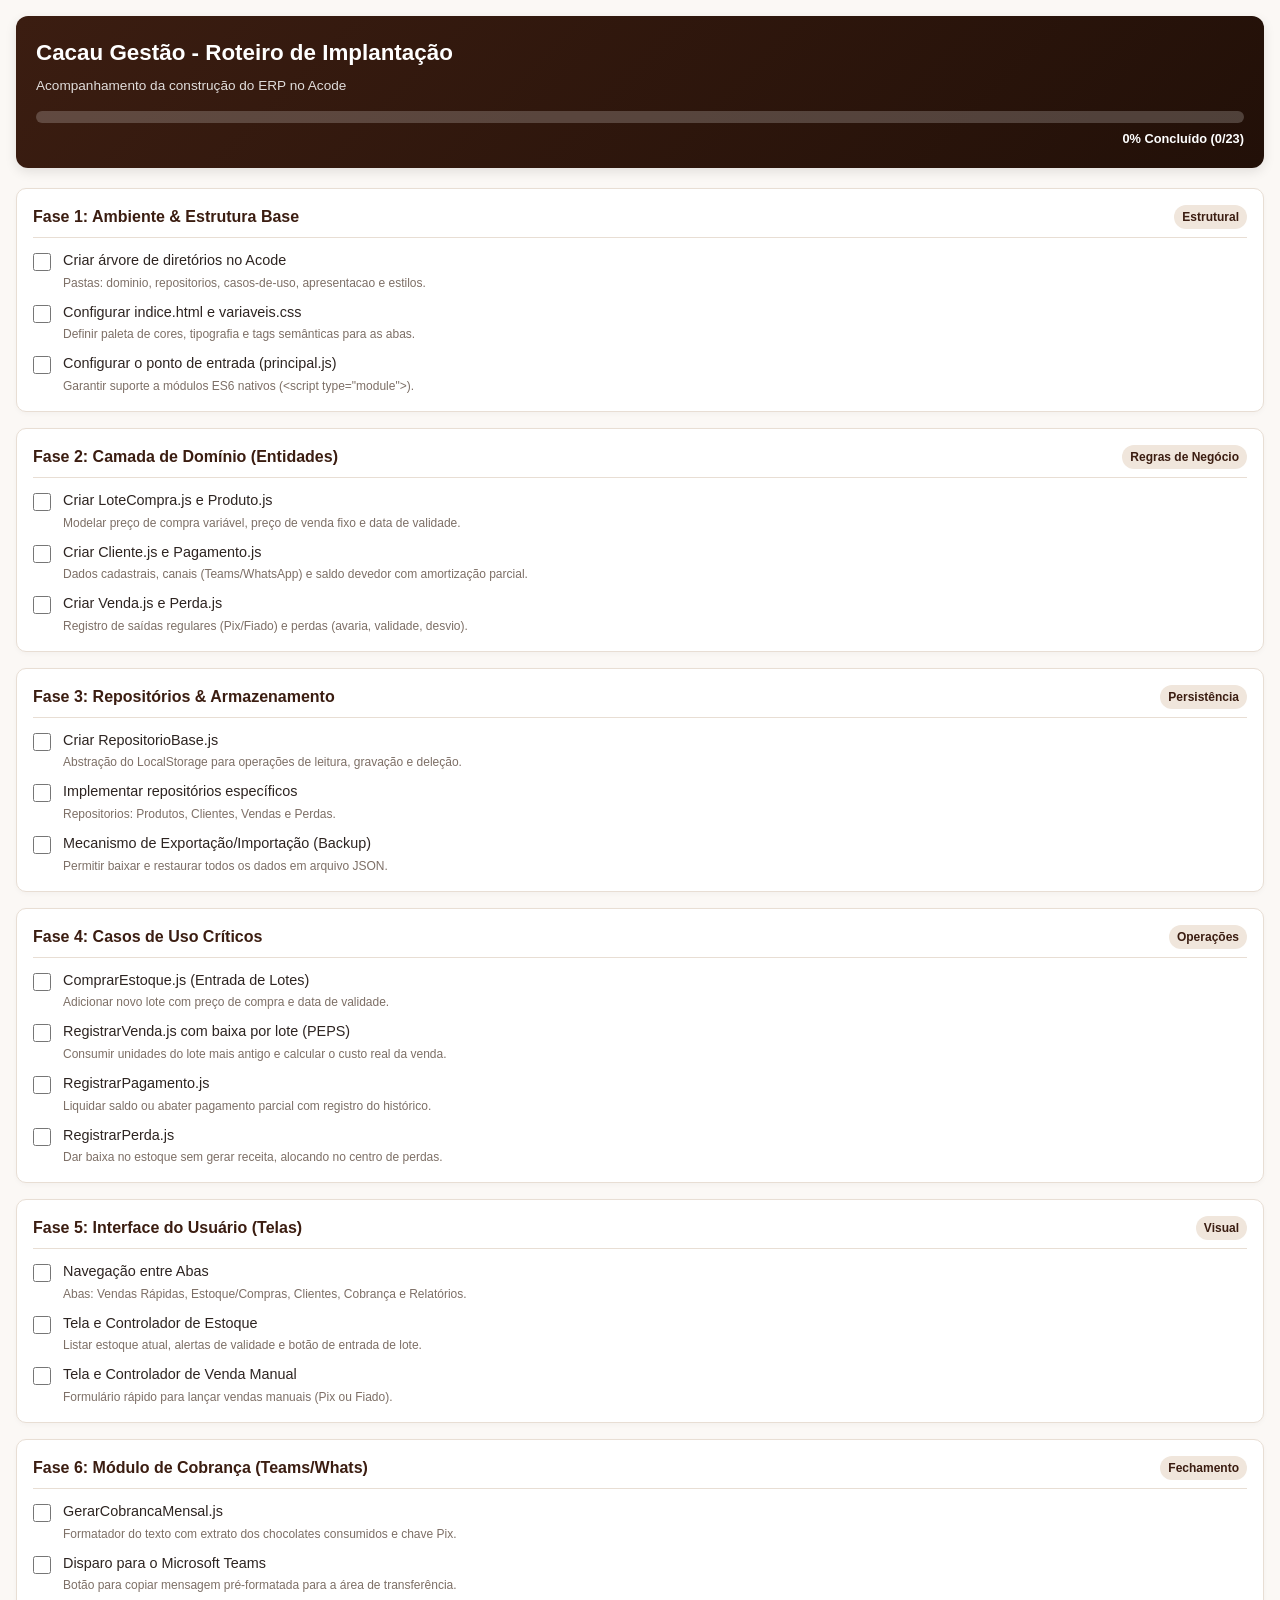
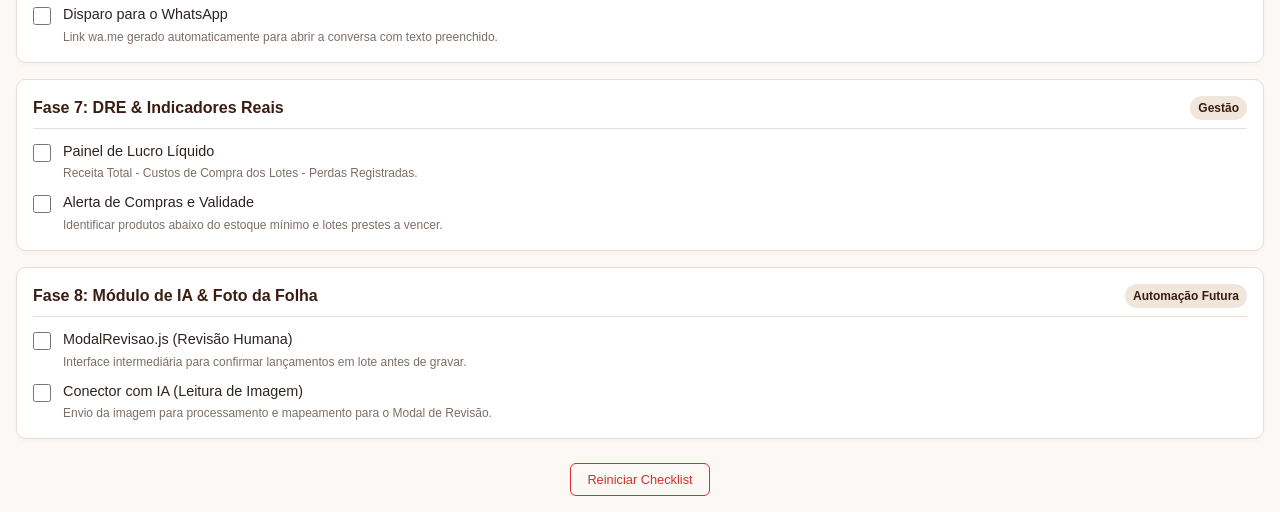
<file: checklist.html>
<!DOCTYPE html>
<html lang="pt-BR">
<head>
    <meta charset="UTF-8">
    <meta name="viewport" content="width=device-width, initial-scale=1.0">
    <title>Plano de Implantação - Cacau Gestão</title>
    <style>
        :root {
            --cor-primaria: #3b1d11;      /* Tom de chocolate amargo */
            --cor-secundaria: #c88a35;    /* Caramelo / Dourado */
            --cor-fundo: #fbf8f5;         /* Creme suave */
            --cor-card: #ffffff;
            --cor-texto: #2d2421;
            --cor-borda: #e8ded4;
            --cor-sucesso: #27ae60;
        }

        * {
            box-sizing: border-box;
            margin: 0;
            padding: 0;
            font-family: -apple-system, BlinkMacSystemFont, "Segoe UI", Roboto, Helvetica, Arial, sans-serif;
        }

        body {
            background-color: var(--cor-fundo);
            color: var(--cor-texto);
            padding: 16px;
            line-height: 1.5;
        }

        header {
            background: linear-gradient(135deg, var(--cor-primaria), #221008);
            color: #fff;
            padding: 20px;
            border-radius: 12px;
            margin-bottom: 20px;
            box-shadow: 0 4px 12px rgba(0,0,0,0.1);
        }

        h1 { font-size: 1.4rem; margin-bottom: 6px; }
        p.subtitulo { font-size: 0.85rem; opacity: 0.85; margin-bottom: 15px; }

        .barra-progresso-container {
            background-color: rgba(255, 255, 255, 0.2);
            height: 12px;
            border-radius: 6px;
            overflow: hidden;
            margin-bottom: 6px;
        }

        .barra-progresso-preenchimento {
            background-color: var(--cor-secundaria);
            height: 100%;
            width: 0%;
            transition: width 0.3s ease;
        }

        .status-progresso {
            font-size: 0.8rem;
            text-align: right;
            font-weight: bold;
        }

        .fase {
            background-color: var(--cor-card);
            border: 1px solid var(--cor-borda);
            border-radius: 10px;
            margin-bottom: 16px;
            padding: 16px;
            box-shadow: 0 2px 5px rgba(0,0,0,0.03);
        }

        .fase-cabecalho {
            display: flex;
            align-items: center;
            justify-content: space-between;
            margin-bottom: 12px;
            border-bottom: 1px solid var(--cor-borda);
            padding-bottom: 8px;
        }

        .fase-titulo {
            font-size: 1rem;
            color: var(--cor-primaria);
            font-weight: 700;
        }

        .tag-fase {
            background-color: #f0e6dc;
            color: var(--cor-primaria);
            padding: 3px 8px;
            border-radius: 12px;
            font-size: 0.75rem;
            font-weight: 600;
        }

        .lista-tarefas {
            list-style: none;
        }

        .item-tarefa {
            display: flex;
            align-items: flex-start;
            margin-bottom: 10px;
            font-size: 0.9rem;
        }

        .item-tarefa:last-child {
            margin-bottom: 0;
        }

        .item-tarefa input[type="checkbox"] {
            margin-right: 12px;
            margin-top: 3px;
            width: 18px;
            height: 18px;
            accent-color: var(--cor-secundaria);
        }

        .item-tarefa label {
            cursor: pointer;
            flex: 1;
        }

        .item-tarefa.concluido label {
            text-decoration: line-through;
            color: #8c827a;
        }

        .detalhes-tecnicos {
            display: block;
            font-size: 0.75rem;
            color: #7d6f66;
            margin-top: 2px;
        }

        .rodape-botoes {
            margin-top: 24px;
            text-align: center;
        }

        .btn-limpar {
            background: none;
            border: 1px solid #d32f2f;
            color: #d32f2f;
            padding: 8px 16px;
            border-radius: 6px;
            font-size: 0.8rem;
            cursor: pointer;
        }
    </style>
</head>
<body>

    <header>
        <h1>Cacau Gestão - Roteiro de Implantação</h1>
        <p class="subtitulo">Acompanhamento da construção do ERP no Acode</p>
        
        <div class="barra-progresso-container">
            <div id="progressoPreenchimento" class="barra-progresso-preenchimento"></div>
        </div>
        <div id="statusTexto" class="status-progresso">0% Concluído</div>
    </header>

    <main id="conteudoChecklist">

        <!-- FASE 1 -->
        <section class="fase">
            <div class="fase-cabecalho">
                <span class="fase-titulo">Fase 1: Ambiente & Estrutura Base</span>
                <span class="tag-fase">Estrutural</span>
            </div>
            <ul class="lista-tarefas">
                <li class="item-tarefa">
                    <input type="checkbox" id="f1_1" onchange="atualizarProgresso()">
                    <label for="f1_1">Criar árvore de diretórios no Acode
                        <span class="detalhes-tecnicos">Pastas: dominio, repositorios, casos-de-uso, apresentacao e estilos.</span>
                    </label>
                </li>
                <li class="item-tarefa">
                    <input type="checkbox" id="f1_2" onchange="atualizarProgresso()">
                    <label for="f1_2">Configurar indice.html e variaveis.css
                        <span class="detalhes-tecnicos">Definir paleta de cores, tipografia e tags semânticas para as abas.</span>
                    </label>
                </li>
                <li class="item-tarefa">
                    <input type="checkbox" id="f1_3" onchange="atualizarProgresso()">
                    <label for="f1_3">Configurar o ponto de entrada (principal.js)
                        <span class="detalhes-tecnicos">Garantir suporte a módulos ES6 nativos (&lt;script type="module"&gt;).</span>
                    </label>
                </li>
            </ul>
        </section>

        <!-- FASE 2 -->
        <section class="fase">
            <div class="fase-cabecalho">
                <span class="fase-titulo">Fase 2: Camada de Domínio (Entidades)</span>
                <span class="tag-fase">Regras de Negócio</span>
            </div>
            <ul class="lista-tarefas">
                <li class="item-tarefa">
                    <input type="checkbox" id="f2_1" onchange="atualizarProgresso()">
                    <label for="f2_1">Criar LoteCompra.js e Produto.js
                        <span class="detalhes-tecnicos">Modelar preço de compra variável, preço de venda fixo e data de validade.</span>
                    </label>
                </li>
                <li class="item-tarefa">
                    <input type="checkbox" id="f2_2" onchange="atualizarProgresso()">
                    <label for="f2_2">Criar Cliente.js e Pagamento.js
                        <span class="detalhes-tecnicos">Dados cadastrais, canais (Teams/WhatsApp) e saldo devedor com amortização parcial.</span>
                    </label>
                </li>
                <li class="item-tarefa">
                    <input type="checkbox" id="f2_3" onchange="atualizarProgresso()">
                    <label for="f2_3">Criar Venda.js e Perda.js
                        <span class="detalhes-tecnicos">Registro de saídas regulares (Pix/Fiado) e perdas (avaria, validade, desvio).</span>
                    </label>
                </li>
            </ul>
        </section>

        <!-- FASE 3 -->
        <section class="fase">
            <div class="fase-cabecalho">
                <span class="fase-titulo">Fase 3: Repositórios & Armazenamento</span>
                <span class="tag-fase">Persistência</span>
            </div>
            <ul class="lista-tarefas">
                <li class="item-tarefa">
                    <input type="checkbox" id="f3_1" onchange="atualizarProgresso()">
                    <label for="f3_1">Criar RepositorioBase.js
                        <span class="detalhes-tecnicos">Abstração do LocalStorage para operações de leitura, gravação e deleção.</span>
                    </label>
                </li>
                <li class="item-tarefa">
                    <input type="checkbox" id="f3_2" onchange="atualizarProgresso()">
                    <label for="f3_2">Implementar repositórios específicos
                        <span class="detalhes-tecnicos">Repositorios: Produtos, Clientes, Vendas e Perdas.</span>
                    </label>
                </li>
                <li class="item-tarefa">
                    <input type="checkbox" id="f3_3" onchange="atualizarProgresso()">
                    <label for="f3_3">Mecanismo de Exportação/Importação (Backup)
                        <span class="detalhes-tecnicos">Permitir baixar e restaurar todos os dados em arquivo JSON.</span>
                    </label>
                </li>
            </ul>
        </section>

        <!-- FASE 4 -->
        <section class="fase">
            <div class="fase-cabecalho">
                <span class="fase-titulo">Fase 4: Casos de Uso Críticos</span>
                <span class="tag-fase">Operações</span>
            </div>
            <ul class="lista-tarefas">
                <li class="item-tarefa">
                    <input type="checkbox" id="f4_1" onchange="atualizarProgresso()">
                    <label for="f4_1">ComprarEstoque.js (Entrada de Lotes)
                        <span class="detalhes-tecnicos">Adicionar novo lote com preço de compra e data de validade.</span>
                    </label>
                </li>
                <li class="item-tarefa">
                    <input type="checkbox" id="f4_2" onchange="atualizarProgresso()">
                    <label for="f4_2">RegistrarVenda.js com baixa por lote (PEPS)
                        <span class="detalhes-tecnicos">Consumir unidades do lote mais antigo e calcular o custo real da venda.</span>
                    </label>
                </li>
                <li class="item-tarefa">
                    <input type="checkbox" id="f4_3" onchange="atualizarProgresso()">
                    <label for="f4_3">RegistrarPagamento.js
                        <span class="detalhes-tecnicos">Liquidar saldo ou abater pagamento parcial com registro do histórico.</span>
                    </label>
                </li>
                <li class="item-tarefa">
                    <input type="checkbox" id="f4_4" onchange="atualizarProgresso()">
                    <label for="f4_4">RegistrarPerda.js
                        <span class="detalhes-tecnicos">Dar baixa no estoque sem gerar receita, alocando no centro de perdas.</span>
                    </label>
                </li>
            </ul>
        </section>

        <!-- FASE 5 -->
        <section class="fase">
            <div class="fase-cabecalho">
                <span class="fase-titulo">Fase 5: Interface do Usuário (Telas)</span>
                <span class="tag-fase">Visual</span>
            </div>
            <ul class="lista-tarefas">
                <li class="item-tarefa">
                    <input type="checkbox" id="f5_1" onchange="atualizarProgresso()">
                    <label for="f5_1">Navegação entre Abas
                        <span class="detalhes-tecnicos">Abas: Vendas Rápidas, Estoque/Compras, Clientes, Cobrança e Relatórios.</span>
                    </label>
                </li>
                <li class="item-tarefa">
                    <input type="checkbox" id="f5_2" onchange="atualizarProgresso()">
                    <label for="f5_2">Tela e Controlador de Estoque
                        <span class="detalhes-tecnicos">Listar estoque atual, alertas de validade e botão de entrada de lote.</span>
                    </label>
                </li>
                <li class="item-tarefa">
                    <input type="checkbox" id="f5_3" onchange="atualizarProgresso()">
                    <label for="f5_3">Tela e Controlador de Venda Manual
                        <span class="detalhes-tecnicos">Formulário rápido para lançar vendas manuais (Pix ou Fiado).</span>
                    </label>
                </li>
            </ul>
        </section>

        <!-- FASE 6 -->
        <section class="fase">
            <div class="fase-cabecalho">
                <span class="fase-titulo">Fase 6: Módulo de Cobrança (Teams/Whats)</span>
                <span class="tag-fase">Fechamento</span>
            </div>
            <ul class="lista-tarefas">
                <li class="item-tarefa">
                    <input type="checkbox" id="f6_1" onchange="atualizarProgresso()">
                    <label for="f6_1">GerarCobrancaMensal.js
                        <span class="detalhes-tecnicos">Formatador do texto com extrato dos chocolates consumidos e chave Pix.</span>
                    </label>
                </li>
                <li class="item-tarefa">
                    <input type="checkbox" id="f6_2" onchange="atualizarProgresso()">
                    <label for="f6_2">Disparo para o Microsoft Teams
                        <span class="detalhes-tecnicos">Botão para copiar mensagem pré-formatada para a área de transferência.</span>
                    </label>
                </li>
                <li class="item-tarefa">
                    <input type="checkbox" id="f6_3" onchange="atualizarProgresso()">
                    <label for="f6_3">Disparo para o WhatsApp
                        <span class="detalhes-tecnicos">Link wa.me gerado automaticamente para abrir a conversa com texto preenchido.</span>
                    </label>
                </li>
            </ul>
        </section>

        <!-- FASE 7 -->
        <section class="fase">
            <div class="fase-cabecalho">
                <span class="fase-titulo">Fase 7: DRE & Indicadores Reais</span>
                <span class="tag-fase">Gestão</span>
            </div>
            <ul class="lista-tarefas">
                <li class="item-tarefa">
                    <input type="checkbox" id="f7_1" onchange="atualizarProgresso()">
                    <label for="f7_1">Painel de Lucro Líquido
                        <span class="detalhes-tecnicos">Receita Total - Custos de Compra dos Lotes - Perdas Registradas.</span>
                    </label>
                </li>
                <li class="item-tarefa">
                    <input type="checkbox" id="f7_2" onchange="atualizarProgresso()">
                    <label for="f7_2">Alerta de Compras e Validade
                        <span class="detalhes-tecnicos">Identificar produtos abaixo do estoque mínimo e lotes prestes a vencer.</span>
                    </label>
                </li>
            </ul>
        </section>

        <!-- FASE 8 -->
        <section class="fase">
            <div class="fase-cabecalho">
                <span class="fase-titulo">Fase 8: Módulo de IA & Foto da Folha</span>
                <span class="tag-fase">Automação Futura</span>
            </div>
            <ul class="lista-tarefas">
                <li class="item-tarefa">
                    <input type="checkbox" id="f8_1" onchange="atualizarProgresso()">
                    <label for="f8_1">ModalRevisao.js (Revisão Humana)
                        <span class="detalhes-tecnicos">Interface intermediária para confirmar lançamentos em lote antes de gravar.</span>
                    </label>
                </li>
                <li class="item-tarefa">
                    <input type="checkbox" id="f8_2" onchange="atualizarProgresso()">
                    <label for="f8_2">Conector com IA (Leitura de Imagem)
                        <span class="detalhes-tecnicos">Envio da imagem para processamento e mapeamento para o Modal de Revisão.</span>
                    </label>
                </li>
            </ul>
        </section>

    </main>

    <div class="rodape-botoes">
        <button class="btn-limpar" onclick="limparProgresso()">Reiniciar Checklist</button>
    </div>

    <script>
        const CHAVE_STORAGE = 'cacau_gestao_checklist_progresso';

        function carregarProgresso() {
            const estadoSalvo = JSON.parse(localStorage.getItem(CHAVE_STORAGE)) || {};
            const checkboxes = document.querySelectorAll('input[type="checkbox"]');
            
            checkboxes.forEach(cb => {
                if (estadoSalvo[cb.id]) {
                    cb.checked = true;
                    cb.closest('.item-tarefa').classList.add('concluido');
                }
            });
            calcularEstatisticas();
        }

        function atualizarProgresso() {
            const checkboxes = document.querySelectorAll('input[type="checkbox"]');
            const estado = {};

            checkboxes.forEach(cb => {
                estado[cb.id] = cb.checked;
                const container = cb.closest('.item-tarefa');
                if (cb.checked) {
                    container.classList.add('concluido');
                } else {
                    container.classList.remove('concluido');
                }
            });

            localStorage.setItem(CHAVE_STORAGE, JSON.stringify(estado));
            calcularEstatisticas();
        }

        function calcularEstatisticas() {
            const checkboxes = document.querySelectorAll('input[type="checkbox"]');
            const total = checkboxes.length;
            const marcados = document.querySelectorAll('input[type="checkbox"]:checked').length;
            
            const porcentagem = Math.round((marcados / total) * 100);

            document.getElementById('progressoPreenchimento').style.width = porcentagem + '%';
            document.getElementById('statusTexto').innerText = `${porcentagem}% Concluído (${marcados}/${total})`;
        }

        function limparProgresso() {
            if (confirm("Tem certeza que deseja desmarcar todas as etapas do checklist?")) {
                localStorage.removeItem(CHAVE_STORAGE);
                document.querySelectorAll('input[type="checkbox"]').forEach(cb => {
                    cb.checked = false;
                    cb.closest('.item-tarefa').classList.remove('concluido');
                });
                calcularEstatisticas();
            }
        }

        window.onload = carregarProgresso;
    </script>
</body>
</html>
</file>
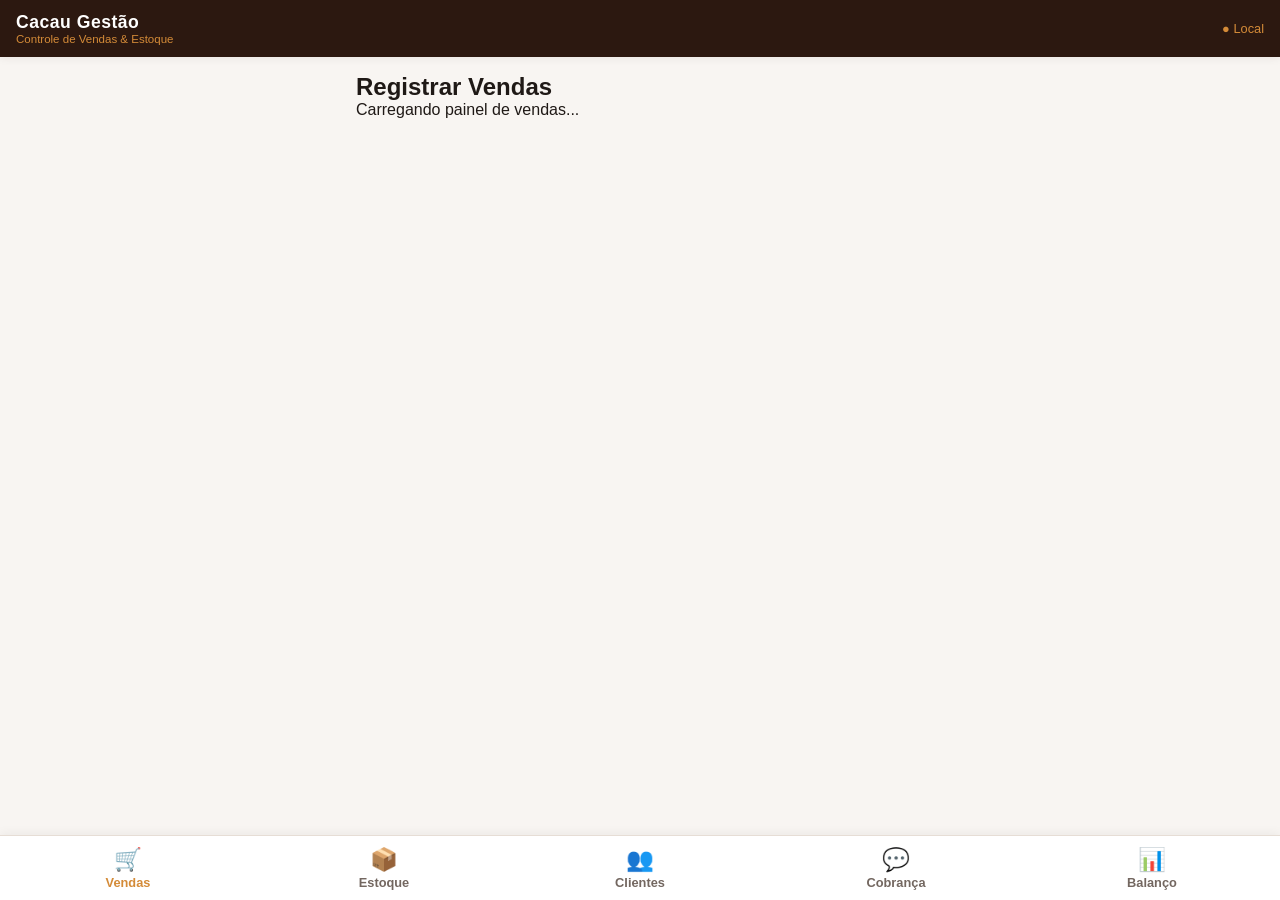
<file: indice.html>
<!DOCTYPE html>
<html lang="pt-BR">
<head>
    <meta charset="UTF-8">
    <meta name="viewport" content="width=device-width, initial-scale=1.0, user-scalable=no">
    <title>Cacau Gestão</title>
    
    <!-- Folhas de Estilo -->
    <link rel="stylesheet" href="estilos/variaveis.css">
    <link rel="stylesheet" href="estilos/estrutura.css">
    <link rel="stylesheet" href="estilos/componentes.css">
</head>
<body>

    <!-- Topo da Aplicação -->
    <header class="cabecalho-principal">
        <div>
            <h1 class="cabecalho-titulo">Cacau Gestão</h1>
            <span class="cabecalho-subtitulo">Controle de Vendas & Estoque</span>
        </div>
        <div id="indicador-conexao" style="font-size: 0.8rem; color: var(--cor-secundaria);">● Local</div>
    </header>

    <!-- Conteúdo Dinâmico por Aba -->
    <main class="conteudo-aplicacao">
        
        <!-- Aba 1: Vendas Rápidas -->
        <section id="aba-vendas" class="secao-aba ativa">
            <h2>Registrar Vendas</h2>
            <div id="conteudo-vendas">Carregando painel de vendas...</div>
        </section>

        <!-- Aba 2: Estoque e Lotes -->
        <section id="aba-estoque" class="secao-aba">
            <h2>Estoque e Compras</h2>
            <div id="conteudo-estoque">Carregando controle de estoque...</div>
        </section>

        <!-- Aba 3: Clientes & Fiado -->
        <section id="aba-clientes" class="secao-aba">
            <h2>Clientes e Débitos</h2>
            <div id="conteudo-clientes">Carregando carteira de clientes...</div>
        </section>

        <!-- Aba 4: Cobrança Teams/Whats -->
        <section id="aba-cobranca" class="secao-aba">
            <h2>Cobrança do Mês</h2>
            <div id="conteudo-cobranca">Carregando mensagens de cobrança...</div>
        </section>

        <!-- Aba 5: Relatórios & Perdas -->
        <section id="aba-relatorios" class="secao-aba">
            <h2>Balanço e Perdas</h2>
            <div id="conteudo-relatorios">Carregando balanço financeiro...</div>
        </section>

    </main>

    <!-- Barra Inferior de Navegação -->
    <nav class="barra-navegacao">
        <button class="botao-aba ativa" data-aba="aba-vendas">
            <span class="icone-aba">🛒</span>
            <span>Vendas</span>
        </button>
        <button class="botao-aba" data-aba="aba-estoque">
            <span class="icone-aba">📦</span>
            <span>Estoque</span>
        </button>
        <button class="botao-aba" data-aba="aba-clientes">
            <span class="icone-aba">👥</span>
            <span>Clientes</span>
        </button>
        <button class="botao-aba" data-aba="aba-cobranca">
            <span class="icone-aba">💬</span>
            <span>Cobrança</span>
        </button>
        <button class="botao-aba" data-aba="aba-relatorios">
            <span class="icone-aba">📊</span>
            <span>Balanço</span>
        </button>
    </nav>

    <!-- Módulo Principal da Aplicação -->
    <script type="module" src="codigo/principal.js"></script>
</body>
</html>
</file>
<file: estilos/variaveis.css>
:root {
    /* Cores Institucionais / Tema Cacau */
    --cor-primaria: #2C1810;          /* Cacau Intenso / Marrom Escuro */
    --cor-primaria-leve: #4A2C20;     /* Marrom Médio */
    --cor-secundaria: #D48B38;        /* Caramelo / Dourado Cacau Show */
    --cor-secundaria-leve: #F3E5D8;   /* Fundo suave caramelo */

    /* Superfícies e Textos */
    --cor-fundo: #F8F5F2;             /* Off-white quente */
    --cor-superficie: #FFFFFF;        /* Branco puro (Cards e Modais) */
    --cor-borda: #E6DDD5;             /* Linhas divisórias suaves */
    --cor-texto: #1F1916;             /* Texto principal escuro */
    --cor-texto-suave: #736760;       /* Textos secundários e legendas */

    /* Indicadores de Status */
    --cor-sucesso: #2E7D32;           /* Pago / Em Estoque */
    --cor-sucesso-fundo: #E8F5E9;
    --cor-alerta: #ED6C02;            /* Estoque Baixo / Vencimento Próximo */
    --cor-alerta-fundo: #FFF4E5;
    --cor-perigo: #C62828;            /* Fiado Pendente / Perda / Vencido */
    --cor-perigo-fundo: #FFEBEE;

    /* Tipografia e Espaçamentos */
    --fonte-padrao: -apple-system, BlinkMacSystemFont, "Segoe UI", Roboto, Helvetica, Arial, sans-serif;
    --espacamento-pequeno: 8px;
    --espacamento-medio: 16px;
    --espacamento-grande: 24px;
    
    /* Bordas e Sombras */
    --borda-raio-pequeno: 6px;
    --borda-raio-medio: 12px;
    --sombra-card: 0 2px 8px rgba(44, 24, 16, 0.06);
    --sombra-flutuante: 0 4px 16px rgba(44, 24, 16, 0.15);
}
</file>
<file: estilos/estrutura.css>
* {
    box-sizing: border-box;
    margin: 0;
    padding: 0;
    font-family: var(--fonte-padrao);
    -webkit-tap-highlight-color: transparent;
}

body {
    background-color: var(--cor-fundo);
    color: var(--cor-texto);
    display: flex;
    flex-direction: column;
    min-height: 100vh;
}

.cabecalho-principal {
    background-color: var(--cor-primaria);
    color: #FFFFFF;
    padding: 12px var(--espacamento-medio);
    position: sticky;
    top: 0;
    z-index: 100;
    box-shadow: var(--sombra-card);
    display: flex;
    justify-content: space-between;
    align-items: center;
}

.btn-icone-hamburguer {
    background: none;
    border: none;
    color: #FFFFFF;
    font-size: 1.5rem;
    cursor: pointer;
    padding: 2px 6px;
    display: flex;
    align-items: center;
    justify-content: center;
}

.cabecalho-titulo {
    font-size: 1.1rem;
    font-weight: 700;
    letter-spacing: 0.5px;
    line-height: 1.2;
}

.cabecalho-subtitulo {
    font-size: 0.72rem;
    color: var(--cor-secundaria);
    display: block;
}

.conteudo-aplicacao {
    flex: 1;
    padding: var(--espacamento-medio);
    padding-bottom: 85px;
    max-width: 600px;
    margin: 0 auto;
    width: 100%;
}

.secao-aba {
    display: none;
}

.secao-aba.ativa {
    display: block;
    animation: surgirSuave 0.2s ease-in-out;
}

@keyframes surgirSuave {
    from { opacity: 0; transform: translateY(4px); }
    to { opacity: 1; transform: translateY(0); }
}

/* BARRA DE NAVEGAÇÃO INFERIOR HÍBRIDA (3 BOTÕES AMPLOS) */
.barra-navegacao {
    position: fixed;
    bottom: 0;
    left: 0;
    right: 0;
    height: 65px;
    background-color: var(--cor-superficie);
    border-top: 1px solid var(--cor-borda);
    display: flex;
    justify-content: space-around;
    align-items: center;
    z-index: 100;
    box-shadow: 0 -2px 10px rgba(0,0,0,0.05);
}

.botao-aba {
    background: none;
    border: none;
    display: flex;
    flex-direction: column;
    align-items: center;
    justify-content: center;
    color: var(--cor-texto-suave);
    font-size: 0.8rem;
    font-weight: 700;
    flex: 1;
    height: 100%;
    cursor: pointer;
    transition: color 0.15s ease, transform 0.1s ease;
}

.botao-aba:active {
    transform: scale(0.95);
}

.botao-aba .icone-aba {
    font-size: 1.4rem;
    margin-bottom: 2px;
}

.botao-aba.ativa {
    color: var(--cor-secundaria);
}

/* GAVETA LATERAL (DRAWER MENU) */
.gaveta-overlay {
    position: fixed;
    top: 0;
    left: 0;
    right: 0;
    bottom: 0;
    background: rgba(0, 0, 0, 0.6);
    z-index: 2000;
    display: none;
    opacity: 0;
    transition: opacity 0.25s ease;
}

.gaveta-overlay.visivel {
    display: block;
    opacity: 1;
}

.gaveta-lateral {
    position: fixed;
    top: 0;
    bottom: 0;
    left: -290px;
    width: 280px;
    background: #FFFFFF;
    z-index: 2001;
    display: flex;
    flex-direction: column;
    box-shadow: 4px 0 20px rgba(0,0,0,0.3);
    transition: transform 0.3s cubic-bezier(0.4, 0, 0.2, 1);
    overflow-y: auto;
}

.gaveta-lateral.aberta {
    transform: translateX(290px);
}

.gaveta-cabecalho {
    background: linear-gradient(135deg, var(--cor-primaria), #160a05);
    padding: 20px 16px;
    display: flex;
    justify-content: space-between;
    align-items: center;
}

.btn-fechar-gaveta {
    background: none;
    border: none;
    color: #FFF;
    font-size: 1.8rem;
    cursor: pointer;
    line-height: 1;
}

.gaveta-corpo {
    padding: 12px 0;
    flex: 1;
}

.gaveta-grupo-titulo {
    font-size: 0.68rem;
    text-transform: uppercase;
    letter-spacing: 0.8px;
    font-weight: 800;
    color: var(--cor-texto-suave);
    padding: 14px 20px 6px 20px;
}

.gaveta-item {
    width: 100%;
    background: none;
    border: none;
    display: flex;
    align-items: center;
    gap: 14px;
    padding: 12px 20px;
    font-size: 0.92rem;
    font-weight: 600;
    color: var(--cor-texto);
    cursor: pointer;
    text-align: left;
    transition: background 0.15s ease, color 0.15s ease;
}

.gaveta-item:active {
    background-color: var(--cor-secundaria-leve);
}

.gaveta-item.ativa {
    background-color: var(--cor-secundaria-leve);
    color: var(--cor-primaria);
    font-weight: 800;
    border-left: 4px solid var(--cor-secundaria);
}

.gaveta-icone {
    font-size: 1.25rem;
    width: 24px;
    text-align: center;
}
</file>
<file: estilos/componentes.css>
/* =======================================================
   ESTILOS GERAIS DE COMPONENTES: CACAU GESTÃO
======================================================= */

/* CARTÕES E CONTAINERS */
.cartao {
    background-color: var(--cor-superficie);
    border: 1px solid var(--cor-borda);
    border-radius: var(--borda-raio-medio);
    padding: var(--espacamento-medio);
    margin-bottom: var(--espacamento-medio);
    box-shadow: var(--sombra-card);
}

.cartao-cabecalho {
    display: flex;
    justify-content: space-between;
    align-items: center;
    margin-bottom: var(--espacamento-pequeno);
}

.cartao-titulo {
    font-size: 1rem;
    font-weight: 700;
    color: var(--cor-primaria);
}

/* GRADES E CARDS DE MÉTRICAS */
.grade-metricas {
    display: grid;
    grid-template-columns: 1fr 1fr;
    gap: var(--espacamento-pequeno);
    margin-bottom: var(--espacamento-medio);
}

.card-metrica {
    background-color: var(--cor-superficie);
    border: 1px solid var(--cor-borda);
    border-radius: var(--borda-raio-medio);
    padding: 12px;
    text-align: center;
}

.metrica-rotulo {
    font-size: 0.72rem;
    color: var(--cor-texto-suave);
    text-transform: uppercase;
    font-weight: 600;
}

.metrica-valor {
    font-size: 1.25rem;
    font-weight: 700;
    color: var(--cor-primaria);
    margin-top: 4px;
}

.metrica-valor.positivo { color: var(--cor-sucesso); }
.metrica-valor.alerta { color: var(--cor-alerta); }
.metrica-valor.negativo { color: var(--cor-perigo); }

/* FORMULÁRIOS E CAMPOS */
.grupo-campo {
    margin-bottom: var(--espacamento-medio);
}

.rotulo-campo {
    display: block;
    font-size: 0.8rem;
    font-weight: 600;
    color: var(--cor-texto);
    margin-bottom: 6px;
}

.campo-entrada,
.campo-selecao {
    width: 100%;
    height: 46px;
    padding: 0 12px;
    border: 1.5px solid var(--cor-borda);
    border-radius: var(--borda-raio-pequeno);
    font-size: 0.95rem;
    background-color: #FAFAFA;
    color: var(--cor-texto);
    transition: border-color 0.2s ease;
}

.campo-entrada:focus,
.campo-selecao:focus {
    outline: none;
    border-color: var(--cor-secundaria);
    background-color: #FFFFFF;
}

/* BOTÕES PADRÃO */
.botao {
    height: 46px;
    padding: 0 16px;
    border: none;
    border-radius: var(--borda-raio-pequeno);
    font-size: 0.9rem;
    font-weight: 700;
    display: inline-flex;
    align-items: center;
    justify-content: center;
    gap: 8px;
    cursor: pointer;
    text-decoration: none;
    transition: transform 0.1s ease, filter 0.2s ease;
}

.botao:active {
    transform: scale(0.98);
}

.botao-bloco {
    width: 100%;
}

.botao-primario {
    background-color: var(--cor-primaria);
    color: #FFFFFF;
}

.botao-secundario {
    background-color: var(--cor-secundaria);
    color: #FFFFFF;
}

.botao-sucesso {
    background-color: var(--cor-sucesso);
    color: #FFFFFF;
}

.botao-perigo {
    background-color: var(--cor-perigo);
    color: #FFFFFF;
}

.botao-suave {
    background-color: #EEE7E1;
    color: var(--cor-primaria);
}

/* ETIQUETAS E STATUS */
.etiqueta {
    display: inline-block;
    padding: 3px 8px;
    border-radius: 12px;
    font-size: 0.7rem;
    font-weight: 700;
    text-transform: uppercase;
}

.etiqueta-sucesso { background-color: var(--cor-sucesso-fundo); color: var(--cor-sucesso); }
.etiqueta-alerta { background-color: var(--cor-alerta-fundo); color: var(--cor-alerta); }
.etiqueta-perigo { background-color: var(--cor-perigo-fundo); color: var(--cor-perigo); }

/* LISTAS DE LINHAS */
.lista-linhas {
    list-style: none;
}

.item-linha {
    display: flex;
    justify-content: space-between;
    align-items: center;
    padding: 12px 0;
    border-bottom: 1px solid var(--cor-borda);
}

.item-linha:last-child {
    border-bottom: none;
}

.item-info-principal {
    font-weight: 600;
    font-size: 0.9rem;
}

.item-info-secundaria {
    font-size: 0.75rem;
    color: var(--cor-texto-suave);
    margin-top: 2px;
}

/* JANELAS MODAIS */
.fundo-modal {
    position: fixed;
    top: 0;
    left: 0;
    right: 0;
    bottom: 0;
    background-color: rgba(0, 0, 0, 0.6);
    display: none;
    align-items: flex-end;
    justify-content: center;
    z-index: 1000;
}

.fundo-modal.aberto {
    display: flex !important;
}

.janela-modal {
    background-color: var(--cor-superficie);
    width: 100%;
    max-width: 500px;
    border-radius: 20px 20px 0 0;
    padding: var(--espacamento-grande);
    max-height: 85vh;
    overflow-y: auto;
    animation: deslizarCima 0.25s ease-out;
}

@keyframes deslizarCima {
    from { transform: translateY(100%); }
    to { transform: translateY(0); }
}

.modal-cabecalho {
    display: flex;
    justify-content: space-between;
    align-items: center;
    margin-bottom: var(--espacamento-medio);
}

.botao-fechar-modal {
    background: none;
    border: none;
    font-size: 1.5rem;
    color: var(--cor-texto-suave);
    cursor: pointer;
}

/* =======================================================
   DESIGN ESPECÍFICO DE INTELIGÊNCIA & GESTÃO
======================================================= */

/* 1. TERMÔMETRO DO INVESTIMENTO / PAYBACK */
.cartao-termometro {
    background: linear-gradient(135deg, #2C1810, #150B07);
    color: #FFFFFF;
    border-radius: var(--borda-raio-medio);
    padding: var(--espacamento-medio);
    margin-bottom: var(--espacamento-medio);
    box-shadow: var(--sombra-card);
}

.termometro-cabecalho {
    display: flex;
    justify-content: space-between;
    align-items: baseline;
    margin-bottom: 8px;
}

.termometro-titulo {
    font-size: 0.82rem;
    text-transform: uppercase;
    font-weight: 700;
    letter-spacing: 0.5px;
    color: var(--cor-secundaria);
}

.termometro-porcentagem {
    font-size: 1.4rem;
    font-weight: 800;
    color: #FFFFFF;
}

.termometro-trilho {
    width: 100%;
    height: 16px;
    background-color: rgba(255, 255, 255, 0.15);
    border-radius: 8px;
    overflow: hidden;
    position: relative;
    margin-bottom: 10px;
}

.termometro-preenchimento {
    height: 100%;
    background: linear-gradient(90deg, var(--cor-secundaria), #27ae60);
    border-radius: 8px;
    transition: width 0.6s cubic-bezier(0.4, 0, 0.2, 1);
}

.termometro-preenchimento.completo {
    background: linear-gradient(90deg, #27ae60, #2ecc71);
    box-shadow: 0 0 10px rgba(46, 204, 113, 0.6);
}

.termometro-detalhes {
    display: flex;
    justify-content: space-between;
    font-size: 0.78rem;
    opacity: 0.9;
}

/* 2. ITENS DE RANKING E MEDALHAS DE PÓDIO */
.item-ranking {
    display: flex;
    align-items: center;
    gap: 12px;
    padding: 10px 0;
    border-bottom: 1px solid var(--cor-borda);
}

.item-ranking:last-child {
    border-bottom: none;
}

.badge-posicao {
    width: 30px;
    height: 30px;
    border-radius: 50%;
    display: flex;
    align-items: center;
    justify-content: center;
    font-weight: 800;
    font-size: 0.82rem;
    flex-shrink: 0;
}

.badge-posicao.ouro {
    background-color: #FFE082;
    color: #8D6E63;
    border: 1.5px solid #FFD54F;
    box-shadow: 0 2px 6px rgba(255, 213, 79, 0.4);
}

.badge-posicao.prata {
    background-color: #ECEFF1;
    color: #455A64;
    border: 1.5px solid #CFD8DC;
}

.badge-posicao.bronze {
    background-color: #EFEBE9;
    color: #5D4037;
    border: 1.5px solid #D7CCC8;
}

.badge-posicao.padrao {
    background-color: #F5F5F5;
    color: var(--cor-texto-suave);
    border: 1px solid var(--cor-borda);
}

/* 3. CARDS DE ALERTA E GESTÃO ESTRATÉGICA */
.card-aviso-gestao {
    border-left: 4px solid var(--cor-alerta);
    background-color: #FFFDF9;
    padding: 10px 12px;
    border-radius: var(--borda-raio-pequeno);
    margin-bottom: 10px;
    font-size: 0.82rem;
}

.card-aviso-gestao.critico {
    border-left-color: var(--cor-perigo);
    background-color: #FFF8F8;
}

.card-aviso-gestao.positivo {
    border-left-color: var(--cor-sucesso);
    background-color: #F8FFF8;
}

/* =======================================================
   LISTAS FLUTUANTES DE AUTOCOMPLETE (AUTO-SUGESTÃO)
======================================================= */
.lista-sugestoes-flutuante {
    position: absolute;
    top: calc(100% + 2px);
    left: 0;
    right: 0;
    background: #FFFFFF;
    border: 2px solid var(--cor-secundaria);
    border-radius: var(--borda-raio-pequeno);
    max-height: 240px;
    overflow-y: auto;
    z-index: 9999 !important;
    box-shadow: 0 8px 24px rgba(0,0,0,0.25);
}

.item-sugestao {
    padding: 10px 14px;
    border-bottom: 1px solid var(--cor-borda);
    cursor: pointer;
    display: flex;
    justify-content: space-between;
    align-items: center;
    font-size: 0.88rem;
    background: #FFF;
    transition: background-color 0.1s ease;
}

.item-sugestao:last-child {
    border-bottom: none;
}

.item-sugestao:active,
.item-sugestao.selecionado {
    background-color: var(--cor-secundaria-leve);
}


/* =======================================================
   ESTILOS MODERNOS DA TELA INICIAL (HOME DASHBOARD)
======================================================= */
.hero-home {
    background: linear-gradient(135deg, var(--cor-primaria), #180903);
    color: #FFFFFF;
    border-radius: var(--borda-raio-medio);
    padding: 18px 16px;
    margin-bottom: 14px;
    box-shadow: 0 8px 24px rgba(44, 24, 16, 0.2);
}

.pilula-hero {
    flex: 1;
    background: rgba(255, 255, 255, 0.08);
    border: 1px solid rgba(255, 255, 255, 0.15);
    border-radius: 10px;
    padding: 8px 10px;
}

.pilula-hero-rotulo {
    font-size: 0.68rem;
    color: var(--cor-secundaria);
    text-transform: uppercase;
    font-weight: 700;
    display: block;
}

.pilula-hero-valor {
    font-size: 1.1rem;
    font-weight: 800;
    color: #FFF;
    margin-top: 2px;
}

.pilula-hero-valor.positivo { color: #2ecc71; }
.pilula-hero-valor.alerta { color: #f39c12; }

/* GRADE DE ATALHOS RÁPIDOS */
.grade-atalhos-home {
    display: grid;
    grid-template-columns: 1fr 1fr;
    gap: 10px;
    margin-bottom: 12px;
}

.btn-atalho-home {
    background: var(--cor-superficie);
    border: 1px solid var(--cor-borda);
    border-radius: var(--borda-raio-medio);
    padding: 14px 12px;
    display: flex;
    flex-direction: column;
    align-items: flex-start;
    cursor: pointer;
    box-shadow: var(--sombra-card);
    transition: transform 0.15s ease, box-shadow 0.15s ease;
    text-align: left;
}

.btn-atalho-home:active {
    transform: scale(0.97);
}

.icone-atalho-circulo {
    width: 38px;
    height: 38px;
    border-radius: 10px;
    display: flex;
    align-items: center;
    justify-content: center;
    font-size: 1.25rem;
    margin-bottom: 8px;
}

.titulo-atalho {
    font-size: 0.88rem;
    font-weight: 800;
    color: var(--cor-texto);
    display: block;
}

.subtitulo-atalho {
    font-size: 0.7rem;
    color: var(--cor-texto-suave);
    margin-top: 2px;
}
</file>
